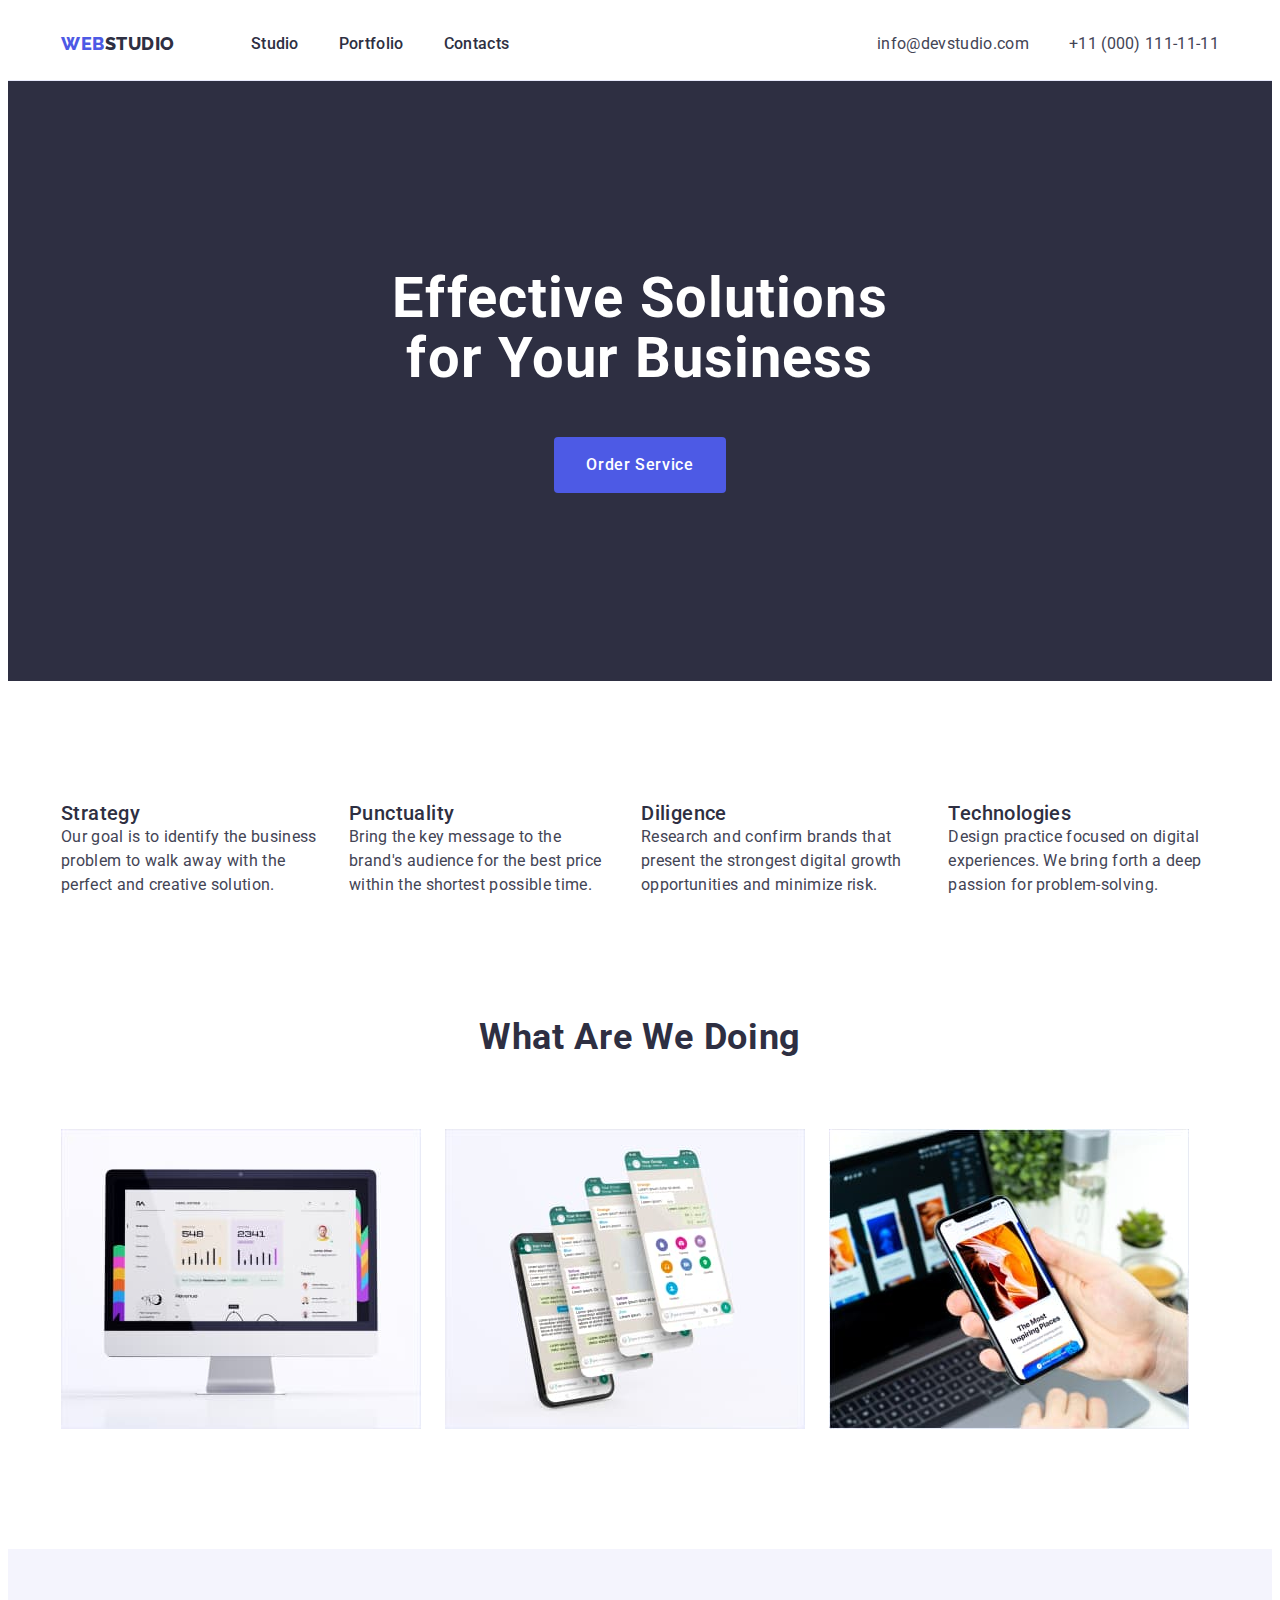
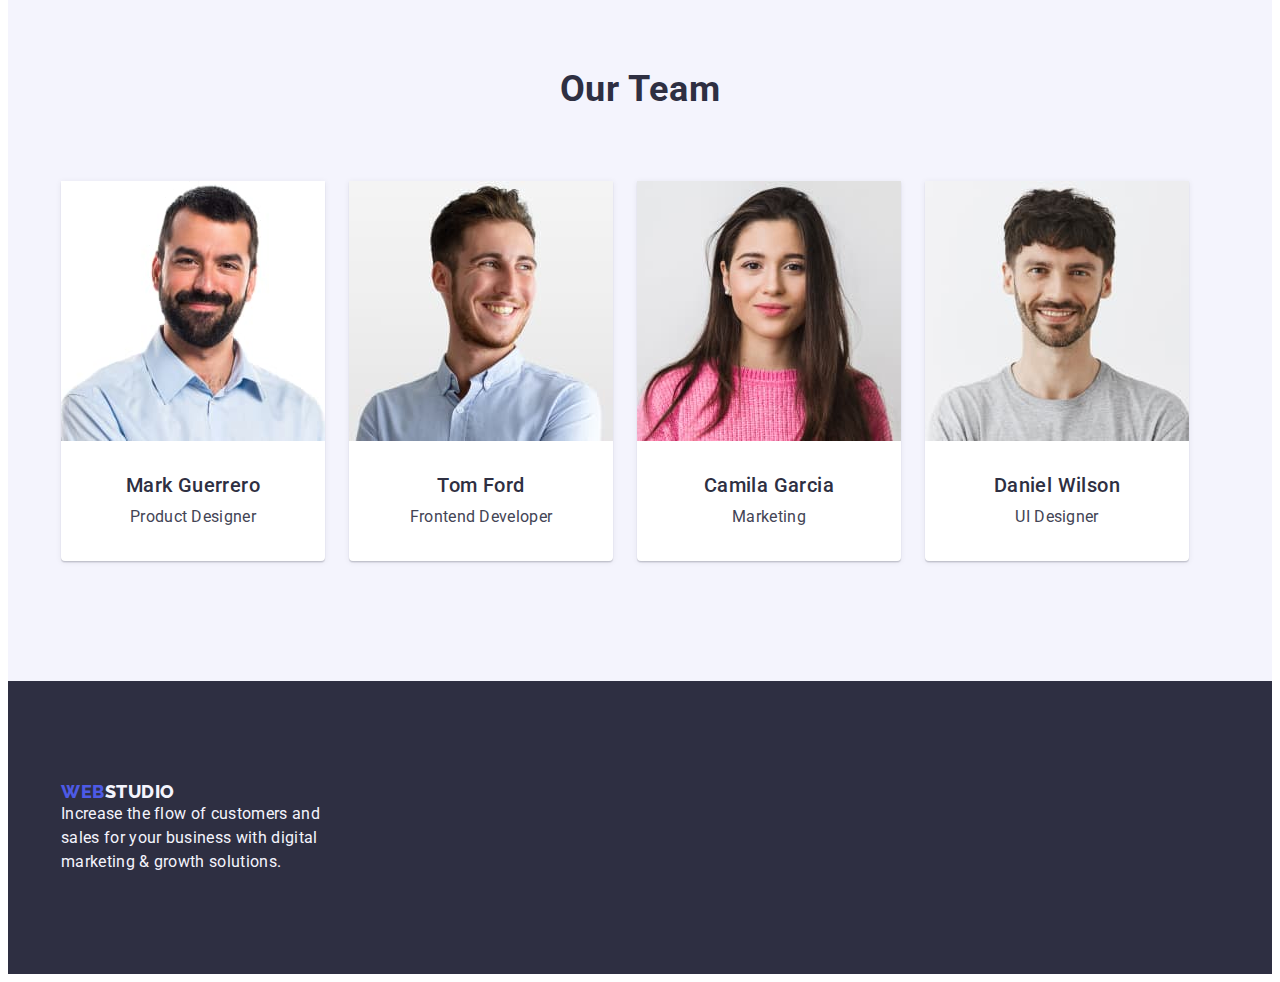
<file: index.html>
<!DOCTYPE html>
<html lang="en">
  <head>
    <meta charset="UTF-8" />
    <meta name="viewport" content="width=device-width, initial-scale=1.0" />
    <title>Studio</title>
    <link
      rel="stylesheet"
      href="https://cdnjs.cloudflare.com/ajax/libs/modern-normalize/2.0.0/modern-normalize.min.css"
      integrity="sha512-4xo8blKMVCiXpTaLzQSLSw3KFOVPWhm/TRtuPVc4WG6kUgjH6J03IBuG7JZPkcWMxJ5huwaBpOpnwYElP/m6wg=="
      crossorigin="anonymous"
      referrerpolicy="no-referrer"
    />
    <link href="css/styles.css" rel="stylesheet" />
    <link rel="preconnect" href="https://fonts.googleapis.com" />
    <link rel="preconnect" href="https://fonts.gstatic.com" crossorigin />
    <link
      href="https://fonts.googleapis.com/css2?family=Raleway:wght@800&family=Roboto:wght@400;500;700;900&display=swap"
      rel="stylesheet"
    />
  </head>
  <body>
    <header>
      <div class="container header-container">
        <a href="index.html" class="logo"
          >WEB<span class="logo-part-header">STUDIO</span></a
        >
        <nav>
          <ul class="menu">
            <li><a href="index.html" class="menu-element">Studio</a></li>
            <li>
              <a href="portfolio.html" class="menu-element">Portfolio</a>
            </li>
            <li><a href="#" class="menu-element">Contacts</a></li>
          </ul>
        </nav>
        <address>
          <a href="mailto:info@devstudio.com" class="address"
            >info@devstudio.com</a
          >
          <a href="tel:+11(000)111-11-11" class="address"
            >+11 (000) 111-11-11</a
          >
        </address>
      </div>
    </header>
    <main>
      <section class="hero">
        <div class="container">
          <h1 class="hero-motto">Effective Solutions for Your Business</h1>

          <button type="button" class="order-service-button">
            Order Service
          </button>
        </div>
      </section>
      <section class="section">
        <div class="container">
          <ul class="trait-list">
            <li class="trait-list-item">
              <h3 class="trait">Strategy</h3>

              <p class="trait-info">
                Our goal is to identify the business problem to walk away with
                the perfect and creative solution.
              </p>
            </li>
            <li class="trait-list-item">
              <h3 class="trait">Punctuality</h3>

              <p class="trait-info">
                Bring the key message to the brand's audience for the best price
                within the shortest possible time.
              </p>
            </li>
            <li class="trait-list-item">
              <h3 class="trait">Diligence</h3>

              <p class="trait-info">
                Research and confirm brands that present the strongest digital
                growth opportunities and minimize risk.
              </p>
            </li>
            <li class="trait-list-item">
              <h3 class="trait">Technologies</h3>

              <p class="trait-info">
                Design practice focused on digital experiences. We bring forth a
                deep passion for problem-solving.
              </p>
            </li>
          </ul>
        </div>
      </section>

      <section class="section doing">
        <div class="container">
          <h2 class="studio-section-header">What are we doing</h2>
          <ul class="what-doing">
            <li>
              <img
                src="images/studio/computer.jpg"
                alt="computer screen with charts"
                width="360"
                height="300"
              />
            </li>
            <li>
              <img
                src="images/studio/phone.jpg"
                alt="tripled phone screen with Whatsapp opened"
                width="360"
                height="300"
              />
            </li>
            <li>
              <img
                src="images/studio/compandphone.jpg"
                alt="person holding phone with lapton in blurred background"
                width="360"
                height="300"
              />
            </li>
          </ul>
        </div>
      </section>
      <section class="section our-team">
        <div class="container">
          <h2 class="studio-section-header">Our Team</h2>
          <ul class="team-list">
            <li class="team-card">
              <img
                class="team-img"
                src="images/studio/firstperson.jpg"
                alt="smiling man with beard"
                width="264"
                height="260"
              />
              <div class="team-content">
                <h3 class="team-member-name">Mark Guerrero</h3>
                <p class="team-member-position">Product Designer</p>
              </div>
            </li>
            <li class="team-card">
              <img
                class="team-img"
                src="images/studio/secondperson.jpg"
                alt="man with wide smile looking left"
                width="264"
                height="260"
              />
              <div class="team-content">
                <h3 class="team-member-name">Tom Ford</h3>
                <p class="team-member-position">Frontend Developer</p>
              </div>
            </li>
            <li class="team-card">
              <img
                class="team-img"
                src="images/studio/thirdperson.jpg"
                alt="woman with gentle smile in pink sweater"
                width="264"
                height="260"
              />
              <div class="team-content">
                <h3 class="team-member-name">Camila Garcia</h3>
                <p class="team-member-position">Marketing</p>
              </div>
            </li>
            <li class="team-card">
              <img
                class="team-img"
                src="images/studio/fourthperson.jpg"
                alt="smiling man with messy hair"
                width="264"
                height="260"
              />
              <div class="team-content">
                <h3 class="team-member-name">Daniel Wilson</h3>
                <p class="team-member-position">UI Designer</p>
              </div>
            </li>
          </ul>
        </div>
      </section>
    </main>
    <footer>
      <div class="container">
        <a href="index.html" class="logo"
          >WEB<span class="logo-part-footer">STUDIO</span></a
        >
        <p class="footer-info">
          Increase the flow of customers and sales for your business with
          digital marketing & growth solutions.
        </p>
      </div>
    </footer>
  </body>
</html>
</file>
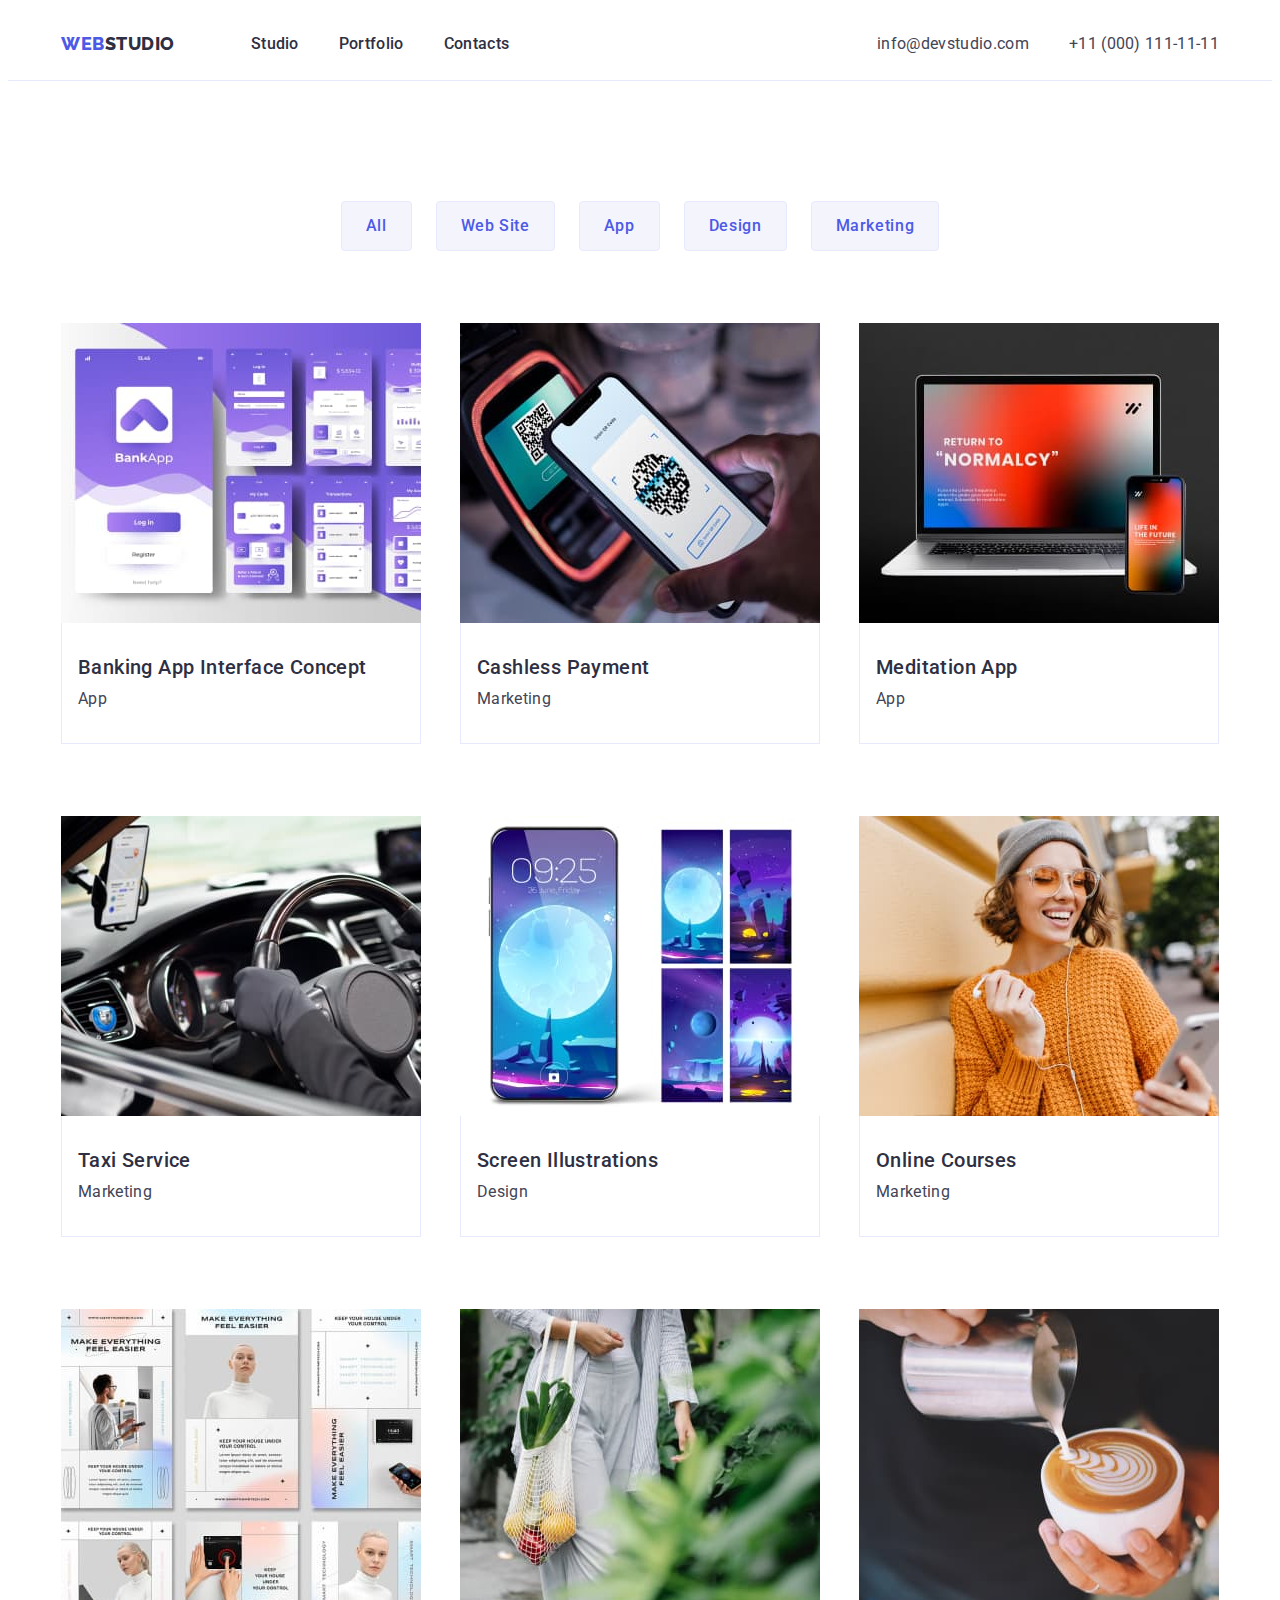
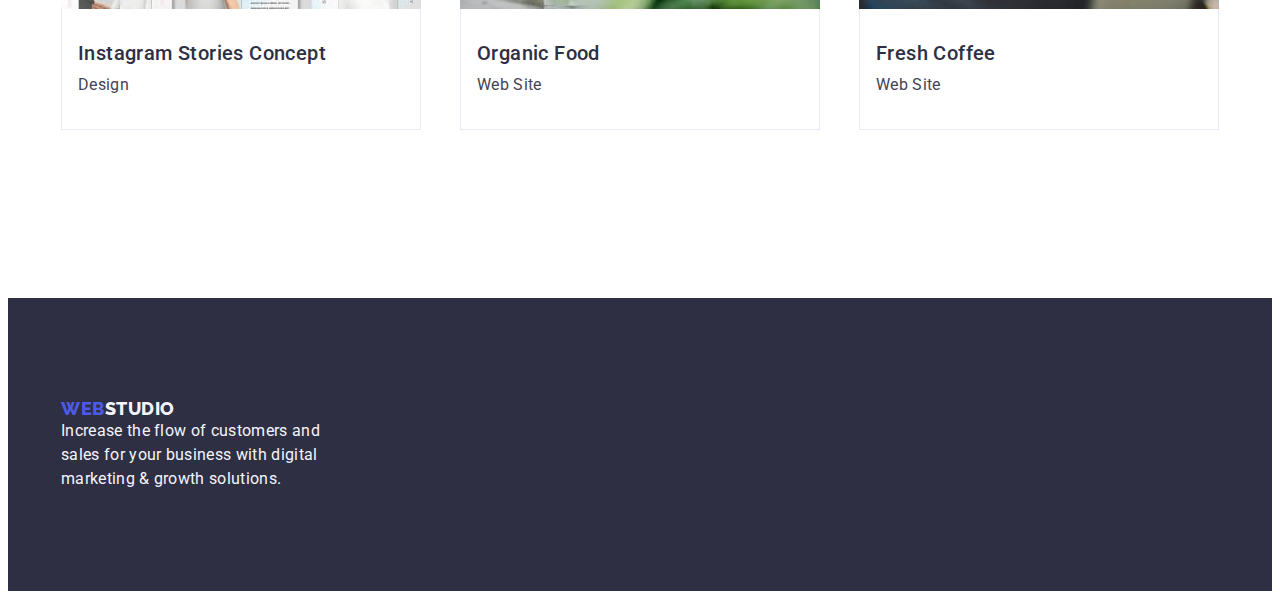
<file: portfolio.html>
<!DOCTYPE html>
<html lang="en">
  <head>
    <meta charset="UTF-8" />
    <meta name="viewport" content="width=device-width, initial-scale=1.0" />
    <title>Portfolio</title>
    <link
      rel="stylesheet"
      href="https://cdnjs.cloudflare.com/ajax/libs/modern-normalize/2.0.0/modern-normalize.min.css"
      integrity="sha512-4xo8blKMVCiXpTaLzQSLSw3KFOVPWhm/TRtuPVc4WG6kUgjH6J03IBuG7JZPkcWMxJ5huwaBpOpnwYElP/m6wg=="
      crossorigin="anonymous"
      referrerpolicy="no-referrer"
    />
    <link href="css/styles.css" rel="stylesheet" />
    <link rel="preconnect" href="https://fonts.googleapis.com" />
    <link rel="preconnect" href="https://fonts.gstatic.com" crossorigin />
    <link
      href="https://fonts.googleapis.com/css2?family=Raleway:wght@800&family=Roboto:wght@400;500;700;900&display=swap"
      rel="stylesheet"
    />
  </head>
  <body>
    <header>
      <div class="container header-container">
        <a href="index.html" class="logo"
          >WEB<span class="logo-part-header">STUDIO</span></a
        >
        <nav>
          <ul class="menu">
            <li><a href="index.html" class="menu-element">Studio</a></li>
            <li>
              <a href="portfolio.html" class="menu-element">Portfolio</a>
            </li>
            <li><a href="#" class="menu-element">Contacts</a></li>
          </ul>
        </nav>
        <address>
          <a href="mailto:info@devstudio.com" class="address"
            >info@devstudio.com</a
          >
          <a href="tel:+11(000)111-11-11" class="address"
            >+11 (000) 111-11-11</a
          >
        </address>
      </div>
    </header>
    <main>
      <section class="section visually-hidden">
        <h1>
          <ul></ul>
          <ul></ul>
        </h1>
      </section>
      <section class="section">
        <div class="container">
          <div class="filter-button-align">
            <ul class="filter">
              <li><button type="button" class="filter-button">All</button></li>
              <li>
                <button type="button" class="filter-button">Web Site</button>
              </li>
              <li><button type="button" class="filter-button">App</button></li>
              <li>
                <button type="button" class="filter-button">Design</button>
              </li>
              <li>
                <button type="button" class="filter-button">Marketing</button>
              </li>
            </ul>
          </div>
          <div>
            <ul class="portfolio-list">
              <li class="project-card">
                <img
                  src="images/portfolio/bank-app.jpg"
                  alt="few pages of online banking app"
                  width="360"
                  height="300"
                />
                <div class="card-content">
                  <h3 class="portfolio-project-name">
                    Banking App Interface Concept
                  </h3>
                  <p class="portfolio-project-type">App</p>
                </div>
              </li>

              <li class="project-card">
                <img
                  src="images/portfolio/phone-scan.jpg"
                  alt="phone scanning QR code"
                  width="360"
                  height="300"
                />
                <div class="card-content">
                  <h3 class="portfolio-project-name">Cashless Payment</h3>
                  <p class="portfolio-project-type">Marketing</p>
                </div>
              </li>

              <li class="project-card">
                <img
                  src="images/portfolio/laptop-phone.jpg"
                  alt="Phone and laptop screens with meditation messages"
                  width="360"
                  height="300"
                />
                <div class="card-content">
                  <h3 class="portfolio-project-name">Meditation App</h3>
                  <p class="portfolio-project-type">App</p>
                </div>
              </li>

              <li class="project-card">
                <img
                  src="images/portfolio/steering-wheel.jpg"
                  alt="someone holding car steering wheel with taxi app on the phone"
                  width="360"
                  height="300"
                />
                <div class="card-content">
                  <h3 class="portfolio-project-name">Taxi Service</h3>
                  <p class="portfolio-project-type">Marketing</p>
                </div>
              </li>

              <li class="project-card">
                <img
                  src="images/portfolio/phone-screen.jpg"
                  alt="phone with few examples of wallpapers"
                  width="360"
                  height="300"
                />
                <div class="card-content">
                  <h3 class="portfolio-project-name">Screen Illustrations</h3>
                  <p class="portfolio-project-type">Design</p>
                </div>
              </li>

              <li class="project-card">
                <img
                  src="images/portfolio/happy-woman.jpg"
                  alt="smiling woman with headphones looking on her phone"
                  width="360"
                  height="300"
                />
                <div class="card-content">
                  <h3 class="portfolio-project-name">Online Courses</h3>
                  <p class="portfolio-project-type">Marketing</p>
                </div>
              </li>

              <li class="project-card">
                <img
                  src="images/portfolio/tiles.jpg"
                  alt="few examples of instagram content composition"
                  width="360"
                  height="300"
                />
                <div class="card-content">
                  <h3 class="portfolio-project-name">
                    Instagram Stories Concept
                  </h3>
                  <p class="portfolio-project-type">Design</p>
                </div>
              </li>

              <li class="project-card">
                <img
                  src="images/portfolio/grocery-bag.jpg"
                  alt="woman carrying reusable bag full of vegetables"
                  width="360"
                  height="300"
                />
                <div class="card-content">
                  <h3 class="portfolio-project-name">Organic Food</h3>
                  <p class="portfolio-project-type">Web Site</p>
                </div>
              </li>
              <li class="project-card">
                <img
                  src="images/portfolio/coffe.jpg"
                  alt="bartista pouring
            cappuccino with latte art"
                  width="360"
                  height="300"
                />
                <div class="card-content">
                  <h3 class="portfolio-project-name">Fresh Coffee</h3>
                  <p class="portfolio-project-type">Web Site</p>
                </div>
              </li>
            </ul>
          </div>
        </div>
      </section>
    </main>

    <footer>
      <div class="container">
        <a href="index.html" class="logo"
          >WEB<span class="logo-part-footer">STUDIO</span></a
        >
        <p class="footer-info">
          Increase the flow of customers and sales for your business with
          digital marketing & growth solutions.
        </p>
      </div>
    </footer>
  </body>
</html>
</file>
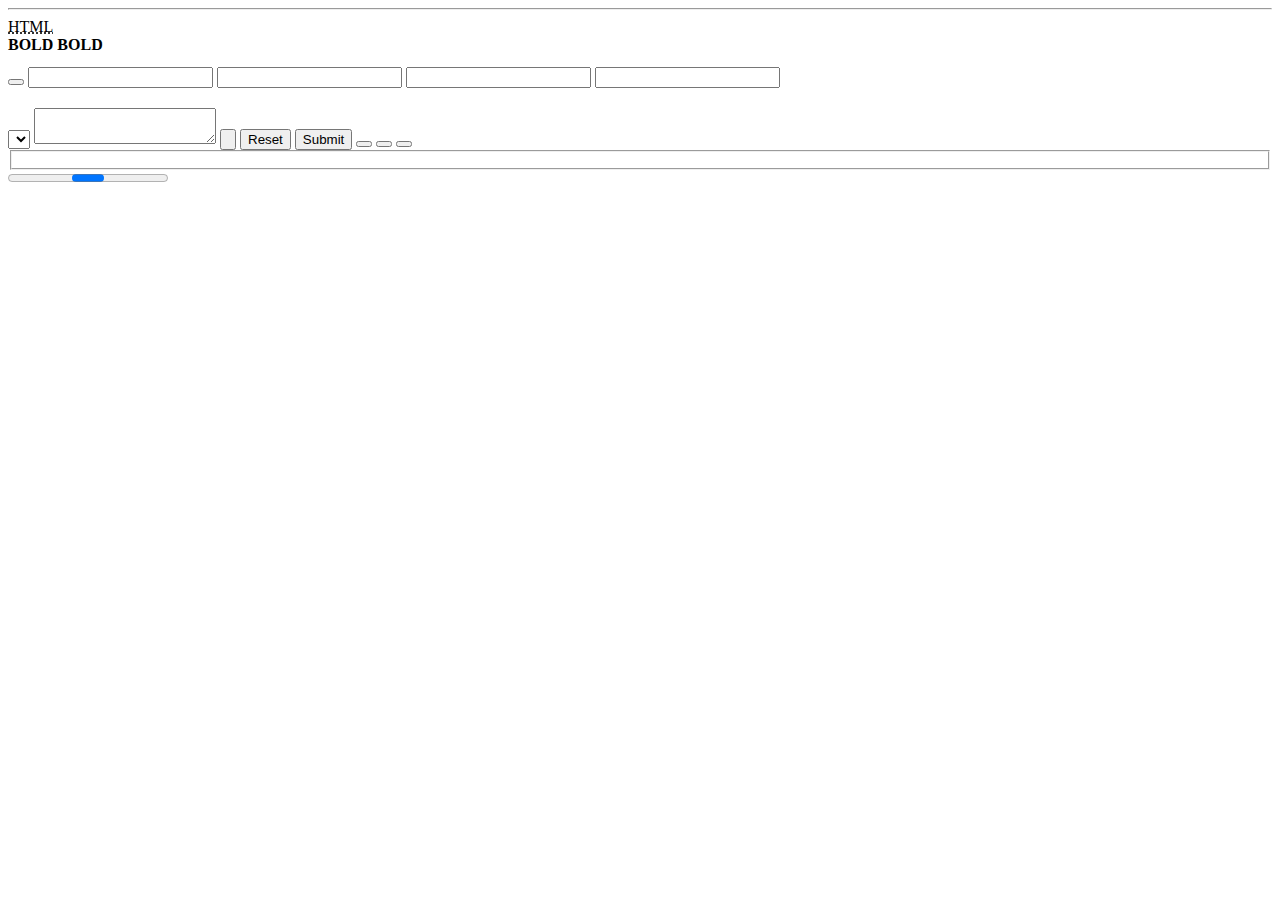
<file: modern-normalize-main/test/page/without-css.html>
<html>
	<body>
		<hr data-test--hr />
		<abbr data-test--abbr title="HyperText Markup Language">HTML</abbr>
		<div style="font-weight: 700">
			<b data-test--bold>BOLD</b>
			<strong data-test--bold>BOLD</strong>
		</div>
		<code data-test--code></code>
		<kbd data-test--code></kbd>
		<samp data-test--code></samp>
		<pre data-test--code></pre>
		<small data-test--small></small>
		<sub data-test--subsup></sub>
		<sup data-test--subsup></sup>
		<div style="font-family: MYCUSTOMFONT">
			<button data-test--forms-1></button>
			<input data-test--forms-1>
			<input data-test--forms-1 type="text">
			<input data-test--forms-1 type="number">
			<input data-test--forms-1 type="search">
			<optgroup data-test--forms-1></optgroup>
			<select data-test--forms-1></select>
			<textarea data-test--forms-1></textarea>
			<input data-test--forms-1 type="button">
			<input data-test--forms-1 type="reset">
			<input data-test--forms-1 type="submit">
			<button data-test--forms-1 type="button"></button>
			<button data-test--forms-1 type="reset"></button>
			<button data-test--forms-1 type="submit"></button>
			<fieldset data-test--forms-2></fieldset>
			<legend data-test--forms-2></legend>
			<progress data-test--forms-2></progress>
		</div>
		<summary data-test--interactive></summary>
	</body>
</html>
</file>
<file: css/styles.css>
/*project styles*/

:root {
  --slate: #434455;
  --iris: #4d5ae5;
  --ocean: #404bbf;
  --navyblue: #2e2f42;
  --white: #fff;
  --cloud: #f4f4fd;
  --cornflower: #e7e9fc;
}
body {
  font-family: "Roboto", sans-serif;
}
h1 {
  margin: 0;
}
h2 {
  margin: 0;
}
h3 {
  margin: 0;
}
h4 {
  margin: 0;
}
h5 {
  margin: 0;
}
h6 {
  margin: 0;
}
div {
  margin: 0;
}
section {
  margin: 0;
}
button {
  margin: 0;
}
ul {
  margin: 0;
}
ol {
  margin: 0;
}
li {
  margin: 0;
}
p {
  margin: 0;
}
img {
  display: block;
  max-width: 100%;
  height: auto;
}
button {
  cursor: pointer;
  border: none;
  border-radius: 4px;
}

ul {
  list-style: none;
  margin: 0;
  padding-left: 0;
}
a {
  text-decoration: none;
}
footer {
  margin: 0;
}

.visually-hidden {
  position: absolute;
  width: 1px;
  height: 1px;
  margin: -1px;
  border: 0;
  padding: 0;
  white-space: nowrap;
  clip-path: inset(100%);
  clip: rect(0 0 0 0);
  overflow: hidden;
}
header {
  border-bottom: 1px solid var(--cornflower);
}

.header-container {
  display: flex;
  align-items: center;
}
.section {
  padding-top: 120px;
  padding-bottom: 120px;
}

.address:hover {
  color: #404bbf;
}
.address:focus {
  color: #404bbf;
}

.address {
  color: var(--slate);
  font-size: 16px;
  line-height: 1.5;
  font-style: normal;
  letter-spacing: 0.32px;
  text-decoration: none;
  font-family: inherit;
}
nav {
  margin-left: 76px;
}
address {
  display: flex;
  gap: 40px;
  margin-left: auto;
}
.container {
  width: 1158px;
  margin: 0 auto;
  padding: 0 15px;
}
.menu {
  display: flex;
  gap: 40px;
  padding: 24px 0;
}
.menu-element {
  color: var(--navyblue);
  font-size: 16px;
  font-weight: 500;
  line-height: 1.5;
  letter-spacing: 0.32px;
  text-decoration: none;
  font-family: inherit;
}
.menu-element:hover {
  color: var(--ocean);
}

footer {
  background: var(--navyblue);
  padding: 100px 0;
}

.footer-info {
  color: var(--cloud, #f4f4fd);
  font-size: 16px;
  line-height: 1.5;
  letter-spacing: 0.32px;
  font-family: inherit;
  width: 264px;
}

ul {
  list-style: none;
}
/*logo styles   */

.logo {
  color: var(--iris);
  font-family: "Raleway";
  font-size: 18px;
  font-weight: 800;
  line-height: 1.17;
  letter-spacing: 0.54px;
  text-transform: uppercase;
  text-decoration: none;
}

.logo-part-header {
  color: var(--navyblue);
  font-family: "Raleway";
  font-size: 18px;
  font-weight: 800;
  line-height: 1.17;
  letter-spacing: 0.54px;
  text-transform: uppercase;
}
.logo-part-footer {
  color: var(--cloud, #f4f4fd);
  font-family: "Raleway";
  font-size: 18px;
  font-weight: 800;
  line-height: 21px;
  letter-spacing: 0.54px;
  text-transform: uppercase;
}

.logo {
  text-decoration: none;
}

/*index styles*/

.trait-list {
  display: flex;
  gap: 24px;
}
.trait-list-item {
  min-width: 264px;
}
.hero {
  background-color: var(--navyblue);
  padding: 188px 0;
  text-align: center;
}
.hero-motto {
  color: var(--white);
  text-align: center;
  font-size: 56px;
  font-weight: 700;
  line-height: 1.07;
  letter-spacing: 1.12px;
  font-family: inherit;
  width: 496px;
  margin: 0 auto;
  margin-bottom: 48px;
}

.hero-button-place {
  margin-top: 48px;
}

.order-service-button {
  border-style: none;
  color: var(--white);
  background: var(--iris);
  font-size: 16px;
  font-weight: 500;
  line-height: 1.5;
  letter-spacing: 0.64px;
  font-family: inherit;
  cursor: pointer;
  padding: 16px 32px;
  white-space: nowrap;
}
.order-service-button:hover {
  background: var(--ocean);
  box-shadow: 0px 4px 4px 0px rgba(0, 0, 0, 0.15);
}
.order-service-button:focus {
  background: var(--ocean);
  box-shadow: 0px 4px 4px 0px rgba(0, 0, 0, 0.15);
}

.trait {
  color: var(--navyblue);
  font-size: 20px;
  font-weight: 500;
  line-height: 1.2;
  letter-spacing: 0.4px;
  font-family: inherit;
}
.studio-section-header {
  color: var(--navyblue);
  text-align: center;
  font-size: 36px;
  font-weight: 700;
  line-height: 1.1111;
  letter-spacing: 0.72px;
  text-transform: capitalize;
  font-family: inherit;
  margin-bottom: 72px;
}
.trait-info {
  color: var(--slate);
  font-size: 16px;
  line-height: 1.5;
  letter-spacing: 0.32px;
  font-family: inherit;
}

.doing {
  padding-top: 0;
}
.what-doing {
  display: flex;
  gap: 24px;
}
.our-team {
  background: var(--cloud);
  padding-top: 120px;
  padding-bottom: 120px;
}

.team-img {
  min-width: 264px;
}
.team-card {
  border-radius: 0px 0px 4px 4px;
  background: var(--white);
  box-shadow: 0px 2px 1px 0px rgba(46, 47, 66, 0.08),
    0px 1px 1px 0px rgba(46, 47, 66, 0.16),
    0px 1px 6px 0px rgba(46, 47, 66, 0.08);
}
.team-content {
  padding-top: 32px;
  padding-bottom: 32px;
}

.team-list {
  display: flex;
  gap: 24px;
}
.team-member-name {
  color: var(--navyblue);
  text-align: center;
  font-size: 20px;
  font-weight: 500;
  line-height: 1.2;
  letter-spacing: 0.4px;
  font-family: inherit;
}
.team-member-position {
  color: var(--slate);
  text-align: center;
  font-size: 16px;
  line-height: 1.5;
  letter-spacing: 0.32px;
  font-family: inherit;
  margin-top: 8px;
}

/*portfolio styles*/
.filter-button-align {
  text-align: center;
}
.filter {
  display: inline-flex;
  align-items: flex-start;
  gap: 24px;
  margin-bottom: 72px;
}

.filter-button {
  border: 1px solid var(--cornflower);
  background: var(--cloud);
  color: var(--iris);
  text-align: center;
  font-size: 16px;
  font-weight: 500;
  line-height: 1.5;
  letter-spacing: 0.64px;
  font-family: inherit;
  cursor: pointer;
  border: 1px solid var(--cornflower);
  background: var(--cloud);
  padding: 12px 24px 12px 24px;
  white-space: nowrap;
}
.filter-button:hover {
  background: var(--ocean);
  color: var(--white);
}
.filter-button:focus {
  background: var(--ocean);
  color: var(--white);
}
.portfolio-list {
  display: flex;
  flex-wrap: wrap;
  justify-content: space-between;
  gap: 24px;
  padding-left: 0;
}

.project-card {
  background: var(--white, #fff);
  margin-bottom: 48px;
}
.card-content {
  padding: 32px 16px;
  align-self: stretch;
  border-bottom: 1px solid var(--cornflower);
  border-left: 1px solid var(--cornflower);
  border-right: 1px solid var(--cornflower);
}
.portfolio-project-name {
  color: var(--navyblue);
  font-size: 20px;
  font-weight: 500;
  line-height: 1.2;
  letter-spacing: 0.4px;
  font-family: inherit;
  margin-bottom: 8px;
}

.portfolio-project-type {
  color: var(--slate);
  font-size: 16px;
  line-height: 1.5;
  letter-spacing: 0.32px;
  font-family: inherit;
}
</file>
